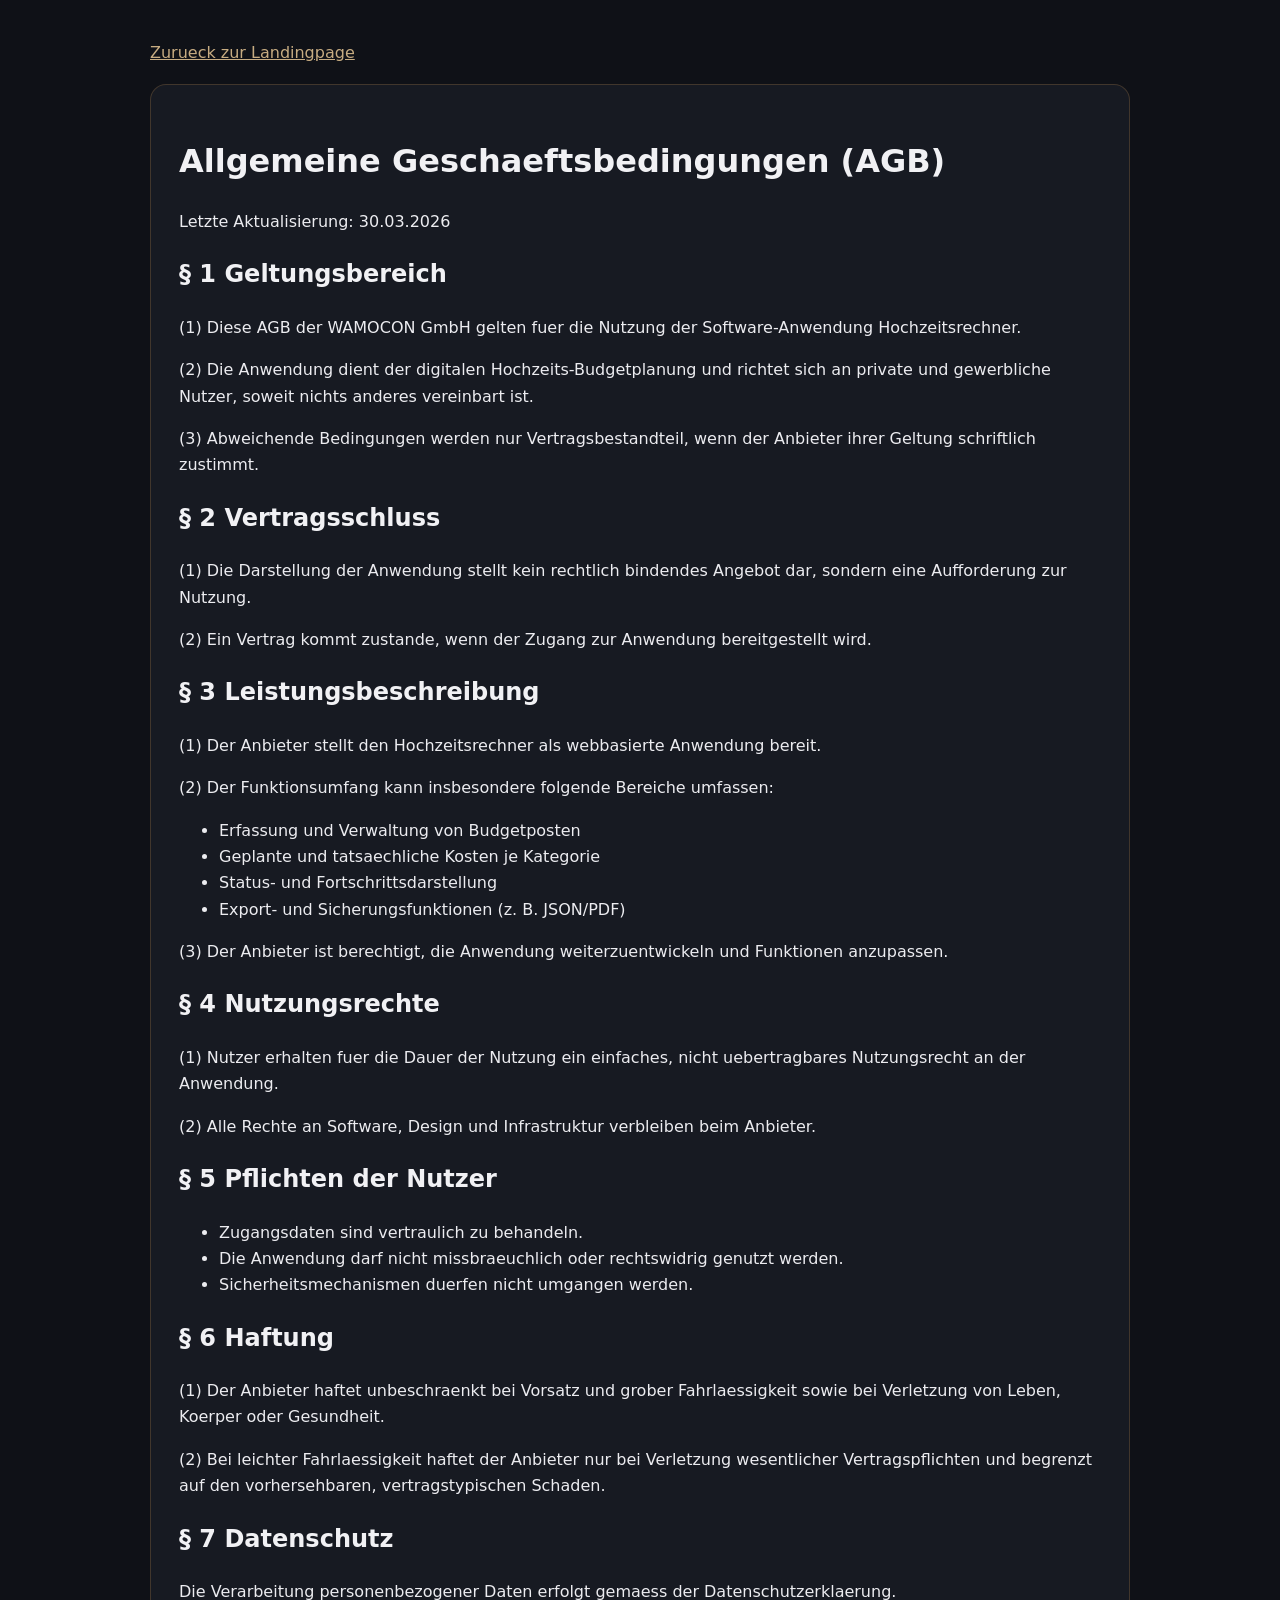
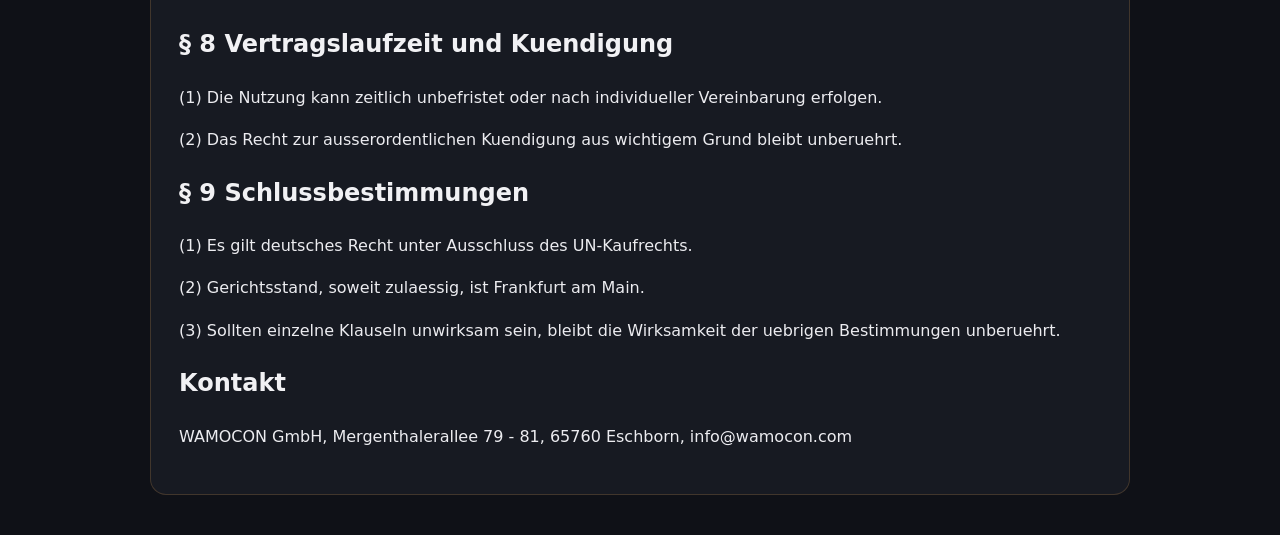
<file: agb.html>
<!DOCTYPE html>
<html lang="de">
<head>
  <meta charset="UTF-8">
  <meta name="viewport" content="width=device-width, initial-scale=1.0">
  <title>AGB | Hochzeitsrechner</title>
  <style>
    body{font-family:Inter,system-ui,sans-serif;background:#0f1117;color:#ececf0;margin:0;line-height:1.65}
    .wrap{max-width:980px;margin:0 auto;padding:40px 20px}
    .card{background:#171a22;border:1px solid rgba(143,106,63,.35);border-radius:16px;padding:28px}
    h1,h2{color:#f1f1f4}
    a{color:#c7ac82}
    .top{margin-bottom:18px}
  </style>
</head>
<body>
  <div class="wrap">
    <div class="top"><a href="index.html">Zurueck zur Landingpage</a></div>
    <div class="card">
      <h1>Allgemeine Geschaeftsbedingungen (AGB)</h1>
      <p>Letzte Aktualisierung: 30.03.2026</p>

      <h2>§ 1 Geltungsbereich</h2>
      <p>(1) Diese AGB der WAMOCON GmbH gelten fuer die Nutzung der Software-Anwendung Hochzeitsrechner.</p>
      <p>(2) Die Anwendung dient der digitalen Hochzeits-Budgetplanung und richtet sich an private und gewerbliche Nutzer, soweit nichts anderes vereinbart ist.</p>
      <p>(3) Abweichende Bedingungen werden nur Vertragsbestandteil, wenn der Anbieter ihrer Geltung schriftlich zustimmt.</p>

      <h2>§ 2 Vertragsschluss</h2>
      <p>(1) Die Darstellung der Anwendung stellt kein rechtlich bindendes Angebot dar, sondern eine Aufforderung zur Nutzung.</p>
      <p>(2) Ein Vertrag kommt zustande, wenn der Zugang zur Anwendung bereitgestellt wird.</p>

      <h2>§ 3 Leistungsbeschreibung</h2>
      <p>(1) Der Anbieter stellt den Hochzeitsrechner als webbasierte Anwendung bereit.</p>
      <p>(2) Der Funktionsumfang kann insbesondere folgende Bereiche umfassen:</p>
      <ul>
        <li>Erfassung und Verwaltung von Budgetposten</li>
        <li>Geplante und tatsaechliche Kosten je Kategorie</li>
        <li>Status- und Fortschrittsdarstellung</li>
        <li>Export- und Sicherungsfunktionen (z. B. JSON/PDF)</li>
      </ul>
      <p>(3) Der Anbieter ist berechtigt, die Anwendung weiterzuentwickeln und Funktionen anzupassen.</p>

      <h2>§ 4 Nutzungsrechte</h2>
      <p>(1) Nutzer erhalten fuer die Dauer der Nutzung ein einfaches, nicht uebertragbares Nutzungsrecht an der Anwendung.</p>
      <p>(2) Alle Rechte an Software, Design und Infrastruktur verbleiben beim Anbieter.</p>

      <h2>§ 5 Pflichten der Nutzer</h2>
      <ul>
        <li>Zugangsdaten sind vertraulich zu behandeln.</li>
        <li>Die Anwendung darf nicht missbraeuchlich oder rechtswidrig genutzt werden.</li>
        <li>Sicherheitsmechanismen duerfen nicht umgangen werden.</li>
      </ul>

      <h2>§ 6 Haftung</h2>
      <p>(1) Der Anbieter haftet unbeschraenkt bei Vorsatz und grober Fahrlaessigkeit sowie bei Verletzung von Leben, Koerper oder Gesundheit.</p>
      <p>(2) Bei leichter Fahrlaessigkeit haftet der Anbieter nur bei Verletzung wesentlicher Vertragspflichten und begrenzt auf den vorhersehbaren, vertragstypischen Schaden.</p>

      <h2>§ 7 Datenschutz</h2>
      <p>Die Verarbeitung personenbezogener Daten erfolgt gemaess der Datenschutzerklaerung.</p>

      <h2>§ 8 Vertragslaufzeit und Kuendigung</h2>
      <p>(1) Die Nutzung kann zeitlich unbefristet oder nach individueller Vereinbarung erfolgen.</p>
      <p>(2) Das Recht zur ausserordentlichen Kuendigung aus wichtigem Grund bleibt unberuehrt.</p>

      <h2>§ 9 Schlussbestimmungen</h2>
      <p>(1) Es gilt deutsches Recht unter Ausschluss des UN-Kaufrechts.</p>
      <p>(2) Gerichtsstand, soweit zulaessig, ist Frankfurt am Main.</p>
      <p>(3) Sollten einzelne Klauseln unwirksam sein, bleibt die Wirksamkeit der uebrigen Bestimmungen unberuehrt.</p>

      <h2>Kontakt</h2>
      <p>WAMOCON GmbH, Mergenthalerallee 79 - 81, 65760 Eschborn, info@wamocon.com</p>
    </div>
  </div>
</body>
</html>
</file>
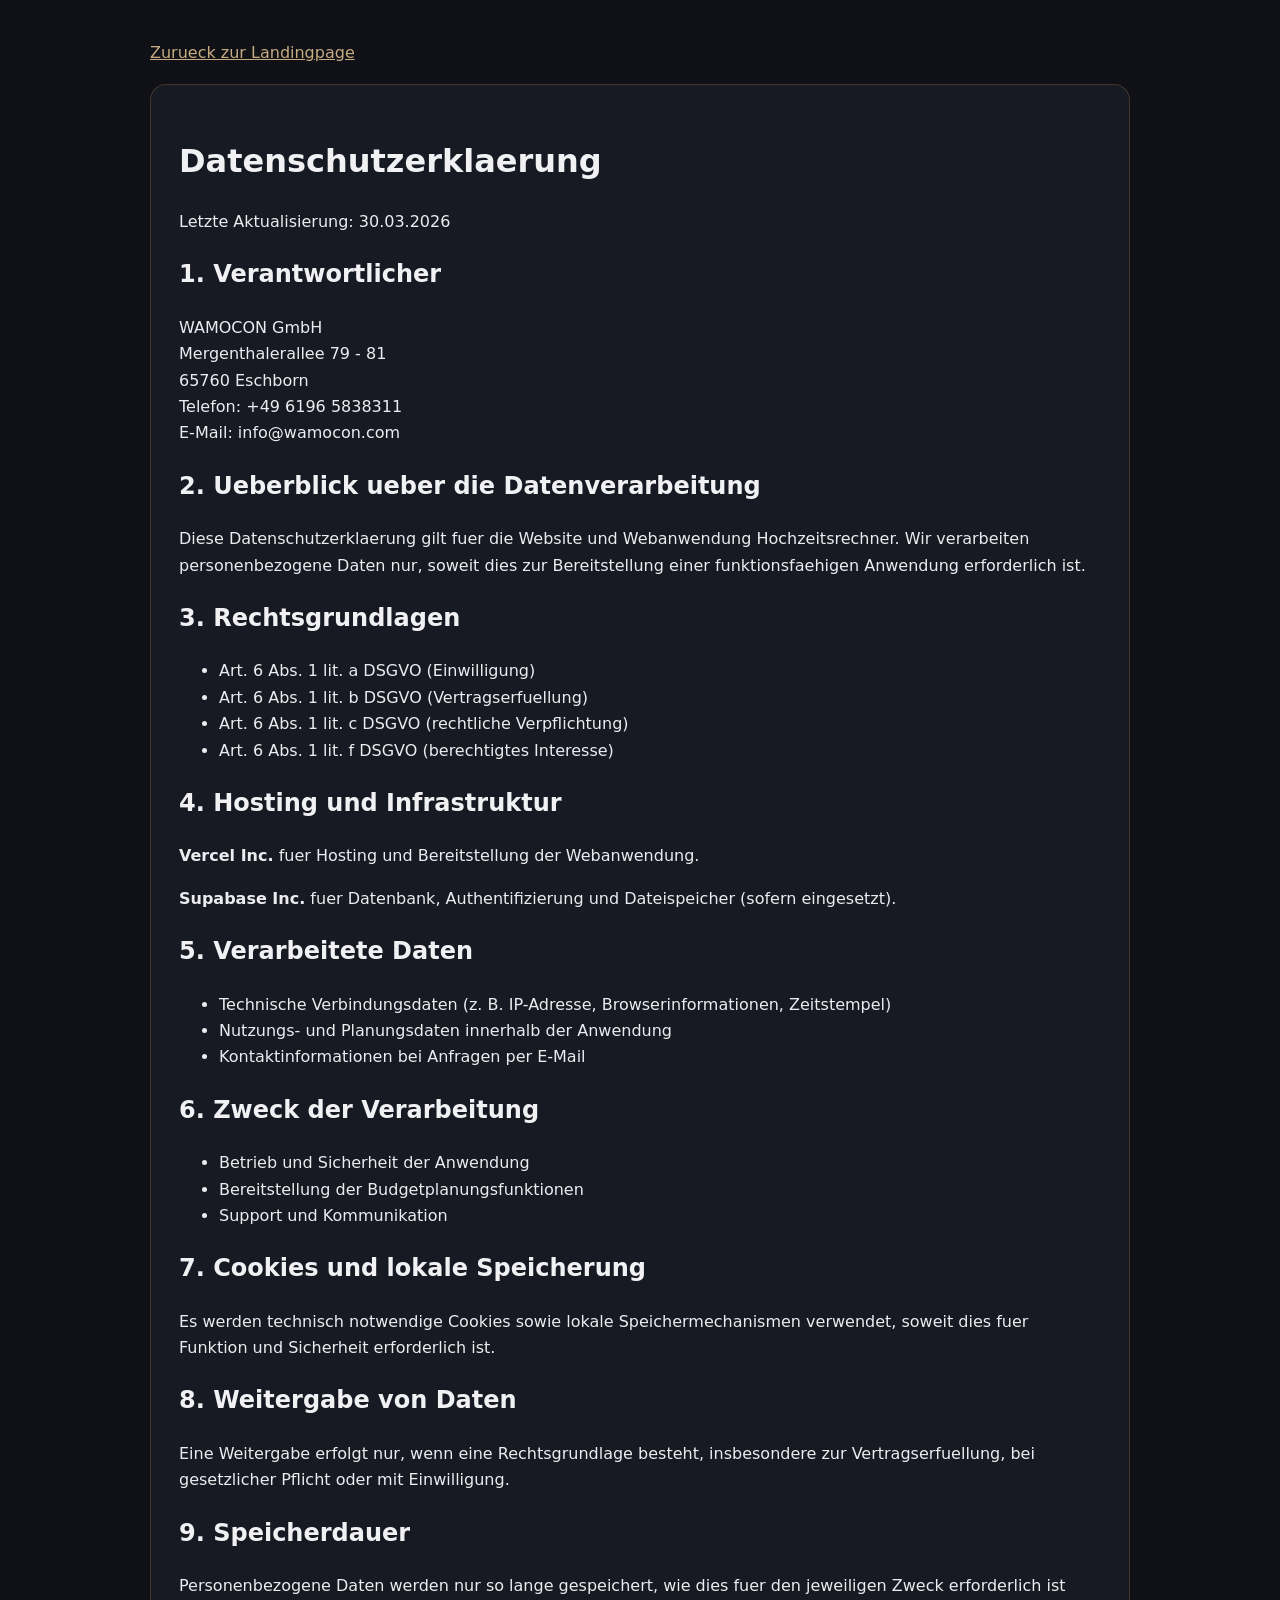
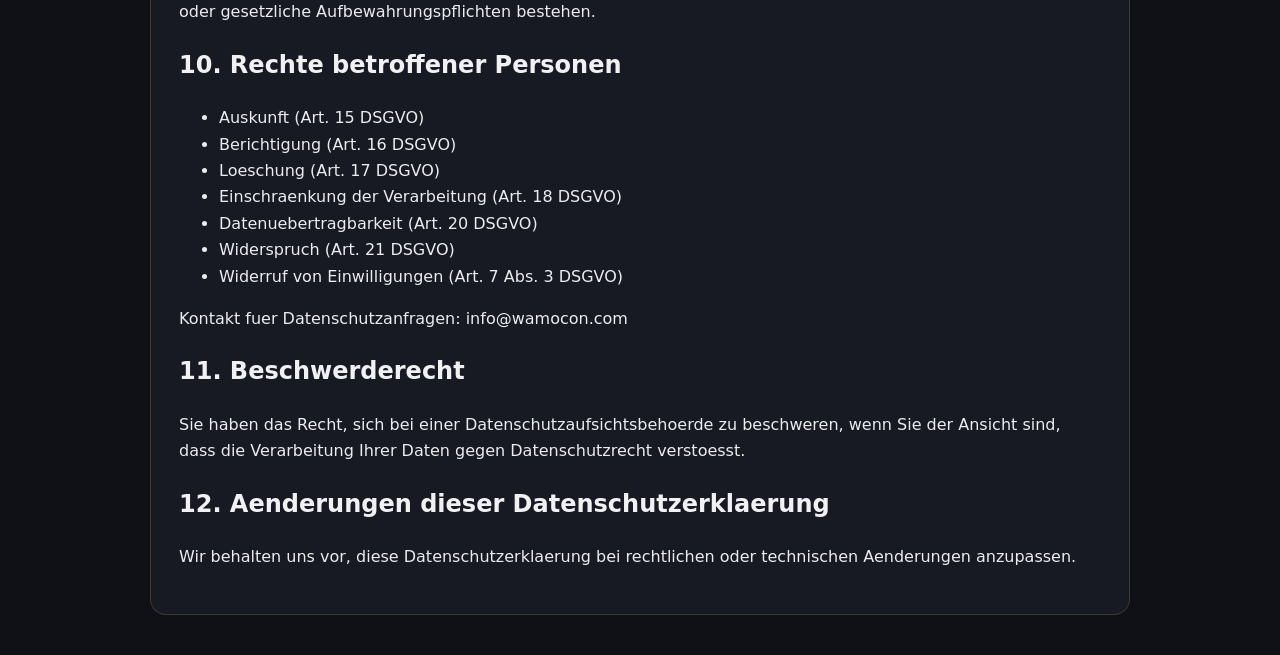
<file: datenschutz.html>
<!DOCTYPE html>
<html lang="de">
<head>
  <meta charset="UTF-8">
  <meta name="viewport" content="width=device-width, initial-scale=1.0">
  <title>Datenschutz | Hochzeitsrechner</title>
  <style>
    body{font-family:Inter,system-ui,sans-serif;background:#0f1117;color:#ececf0;margin:0;line-height:1.65}
    .wrap{max-width:980px;margin:0 auto;padding:40px 20px}
    .card{background:#171a22;border:1px solid rgba(143,106,63,.35);border-radius:16px;padding:28px}
    h1,h2{color:#f1f1f4}
    a{color:#c7ac82}
    .top{margin-bottom:18px}
  </style>
</head>
<body>
  <div class="wrap">
    <div class="top"><a href="index.html">Zurueck zur Landingpage</a></div>
    <div class="card">
      <h1>Datenschutzerklaerung</h1>
      <p>Letzte Aktualisierung: 30.03.2026</p>

      <h2>1. Verantwortlicher</h2>
      <p>
        WAMOCON GmbH<br>
        Mergenthalerallee 79 - 81<br>
        65760 Eschborn<br>
        Telefon: +49 6196 5838311<br>
        E-Mail: info@wamocon.com
      </p>

      <h2>2. Ueberblick ueber die Datenverarbeitung</h2>
      <p>Diese Datenschutzerklaerung gilt fuer die Website und Webanwendung Hochzeitsrechner. Wir verarbeiten personenbezogene Daten nur, soweit dies zur Bereitstellung einer funktionsfaehigen Anwendung erforderlich ist.</p>

      <h2>3. Rechtsgrundlagen</h2>
      <ul>
        <li>Art. 6 Abs. 1 lit. a DSGVO (Einwilligung)</li>
        <li>Art. 6 Abs. 1 lit. b DSGVO (Vertragserfuellung)</li>
        <li>Art. 6 Abs. 1 lit. c DSGVO (rechtliche Verpflichtung)</li>
        <li>Art. 6 Abs. 1 lit. f DSGVO (berechtigtes Interesse)</li>
      </ul>

      <h2>4. Hosting und Infrastruktur</h2>
      <p><strong>Vercel Inc.</strong> fuer Hosting und Bereitstellung der Webanwendung.</p>
      <p><strong>Supabase Inc.</strong> fuer Datenbank, Authentifizierung und Dateispeicher (sofern eingesetzt).</p>

      <h2>5. Verarbeitete Daten</h2>
      <ul>
        <li>Technische Verbindungsdaten (z. B. IP-Adresse, Browserinformationen, Zeitstempel)</li>
        <li>Nutzungs- und Planungsdaten innerhalb der Anwendung</li>
        <li>Kontaktinformationen bei Anfragen per E-Mail</li>
      </ul>

      <h2>6. Zweck der Verarbeitung</h2>
      <ul>
        <li>Betrieb und Sicherheit der Anwendung</li>
        <li>Bereitstellung der Budgetplanungsfunktionen</li>
        <li>Support und Kommunikation</li>
      </ul>

      <h2>7. Cookies und lokale Speicherung</h2>
      <p>Es werden technisch notwendige Cookies sowie lokale Speichermechanismen verwendet, soweit dies fuer Funktion und Sicherheit erforderlich ist.</p>

      <h2>8. Weitergabe von Daten</h2>
      <p>Eine Weitergabe erfolgt nur, wenn eine Rechtsgrundlage besteht, insbesondere zur Vertragserfuellung, bei gesetzlicher Pflicht oder mit Einwilligung.</p>

      <h2>9. Speicherdauer</h2>
      <p>Personenbezogene Daten werden nur so lange gespeichert, wie dies fuer den jeweiligen Zweck erforderlich ist oder gesetzliche Aufbewahrungspflichten bestehen.</p>

      <h2>10. Rechte betroffener Personen</h2>
      <ul>
        <li>Auskunft (Art. 15 DSGVO)</li>
        <li>Berichtigung (Art. 16 DSGVO)</li>
        <li>Loeschung (Art. 17 DSGVO)</li>
        <li>Einschraenkung der Verarbeitung (Art. 18 DSGVO)</li>
        <li>Datenuebertragbarkeit (Art. 20 DSGVO)</li>
        <li>Widerspruch (Art. 21 DSGVO)</li>
        <li>Widerruf von Einwilligungen (Art. 7 Abs. 3 DSGVO)</li>
      </ul>
      <p>Kontakt fuer Datenschutzanfragen: info@wamocon.com</p>

      <h2>11. Beschwerderecht</h2>
      <p>Sie haben das Recht, sich bei einer Datenschutzaufsichtsbehoerde zu beschweren, wenn Sie der Ansicht sind, dass die Verarbeitung Ihrer Daten gegen Datenschutzrecht verstoesst.</p>

      <h2>12. Aenderungen dieser Datenschutzerklaerung</h2>
      <p>Wir behalten uns vor, diese Datenschutzerklaerung bei rechtlichen oder technischen Aenderungen anzupassen.</p>
    </div>
  </div>
</body>
</html>
</file>
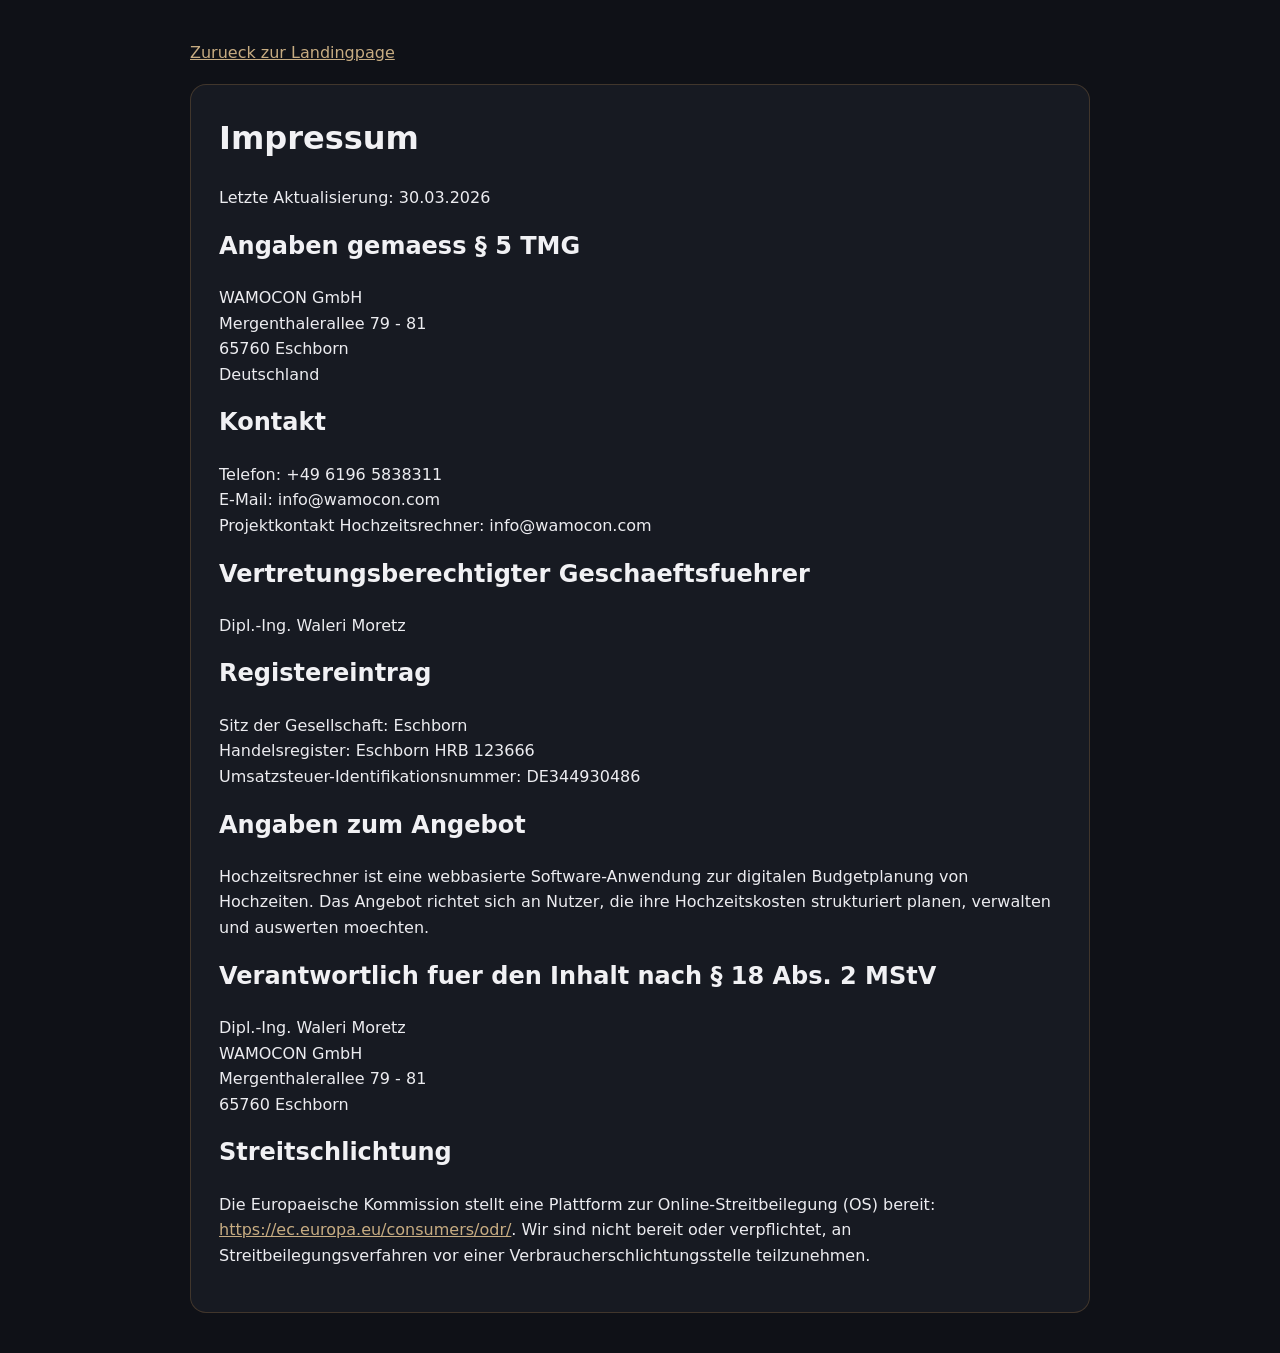
<file: impressum.html>
<!DOCTYPE html>
<html lang="de">
<head>
  <meta charset="UTF-8">
  <meta name="viewport" content="width=device-width, initial-scale=1.0">
  <title>Impressum | Hochzeitsrechner</title>
  <style>
    body{font-family:Inter,system-ui,sans-serif;background:#0f1117;color:#ececf0;margin:0;line-height:1.6}
    .wrap{max-width:900px;margin:0 auto;padding:40px 20px}
    .card{background:#171a22;border:1px solid rgba(143,106,63,.35);border-radius:16px;padding:28px}
    h1,h2{margin-top:0;color:#f1f1f4}
    a{color:#c7ac82}
    .top{margin-bottom:18px}
  </style>
</head>
<body>
  <div class="wrap">
    <div class="top"><a href="index.html">Zurueck zur Landingpage</a></div>
    <div class="card">
      <h1>Impressum</h1>
      <p>Letzte Aktualisierung: 30.03.2026</p>

      <h2>Angaben gemaess § 5 TMG</h2>
      <p>
        WAMOCON GmbH<br>
        Mergenthalerallee 79 - 81<br>
        65760 Eschborn<br>
        Deutschland
      </p>

      <h2>Kontakt</h2>
      <p>
        Telefon: +49 6196 5838311<br>
        E-Mail: info@wamocon.com<br>
        Projektkontakt Hochzeitsrechner: info@wamocon.com
      </p>

      <h2>Vertretungsberechtigter Geschaeftsfuehrer</h2>
      <p>Dipl.-Ing. Waleri Moretz</p>

      <h2>Registereintrag</h2>
      <p>
        Sitz der Gesellschaft: Eschborn<br>
        Handelsregister: Eschborn HRB 123666<br>
        Umsatzsteuer-Identifikationsnummer: DE344930486
      </p>

      <h2>Angaben zum Angebot</h2>
      <p>
        Hochzeitsrechner ist eine webbasierte Software-Anwendung zur digitalen Budgetplanung von Hochzeiten. Das Angebot richtet sich an Nutzer, die ihre Hochzeitskosten strukturiert planen, verwalten und auswerten moechten.
      </p>

      <h2>Verantwortlich fuer den Inhalt nach § 18 Abs. 2 MStV</h2>
      <p>
        Dipl.-Ing. Waleri Moretz<br>
        WAMOCON GmbH<br>
        Mergenthalerallee 79 - 81<br>
        65760 Eschborn
      </p>

      <h2>Streitschlichtung</h2>
      <p>
        Die Europaeische Kommission stellt eine Plattform zur Online-Streitbeilegung (OS) bereit:
        <a href="https://ec.europa.eu/consumers/odr/" target="_blank" rel="noopener noreferrer">https://ec.europa.eu/consumers/odr/</a>.
        Wir sind nicht bereit oder verpflichtet, an Streitbeilegungsverfahren vor einer Verbraucherschlichtungsstelle teilzunehmen.
      </p>
    </div>
  </div>
</body>
</html>
</file>
